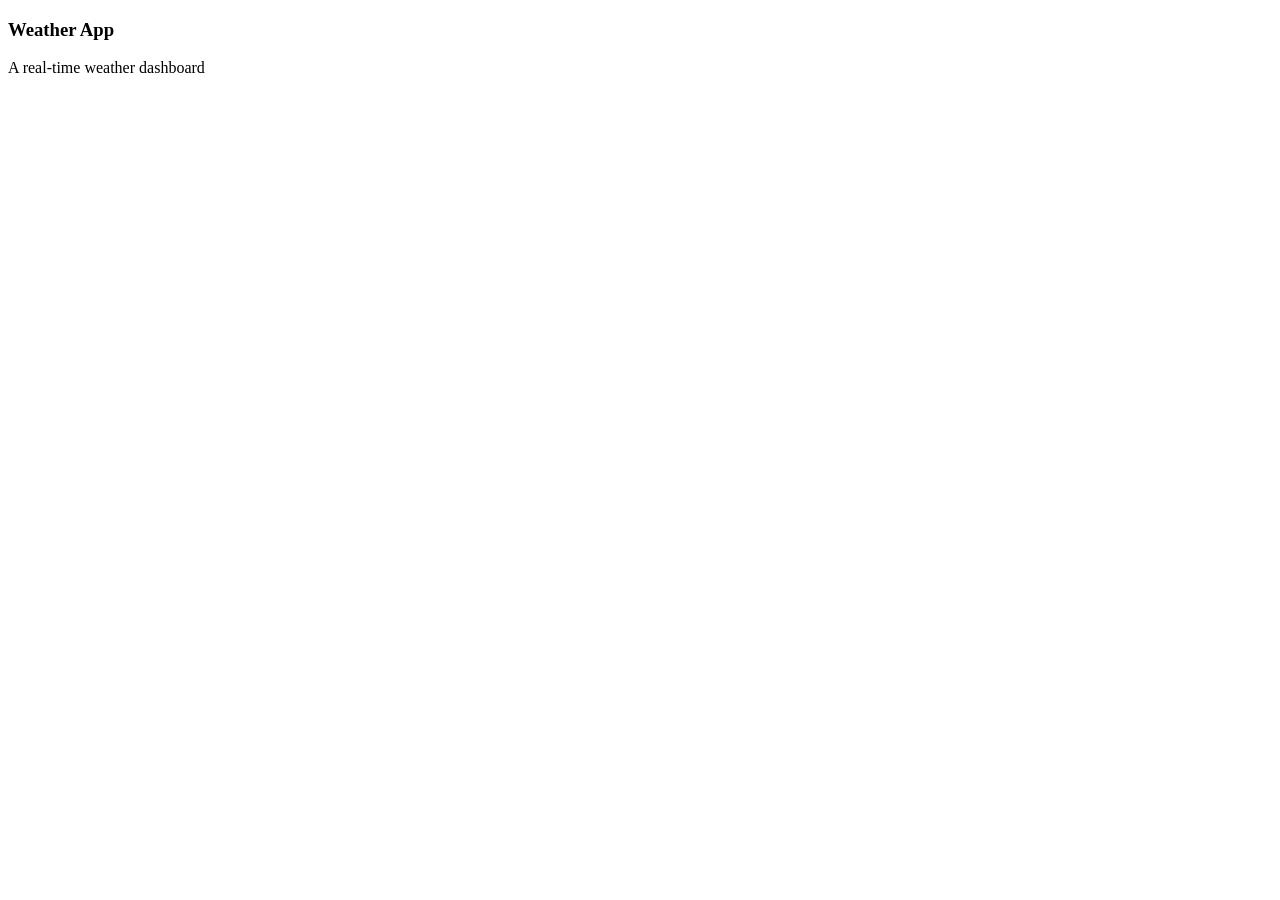
<file: day_4/index.html>
<!DOCTYPE html>
<html lang="en">
<head>
    <meta charset="UTF-8">
    <meta name="viewport" content="width=device-width, initial-scale=1.0">
    <title>Document</title>
</head>
<body>
    <div data-id="1" data-category="web"
    data-year="2026" data-tech="React">
    <h3>Weather App </h3>
    <p>A real-time weather dashboard</p>
</div>
</body>
</html>
</file>
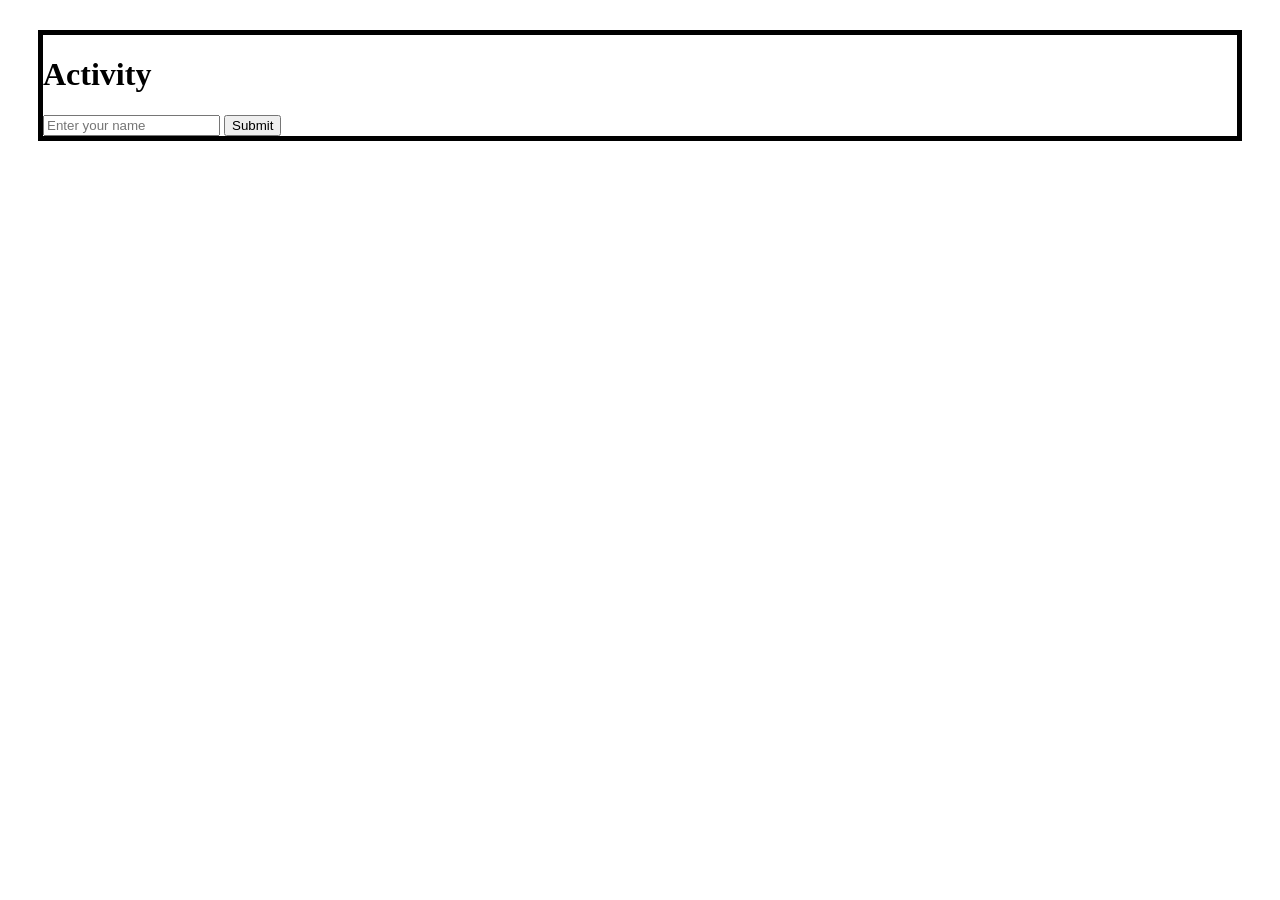
<file: activity.html>
<!DOCTYPE html>
<html lang="en">
<head>
    <meta charset="UTF-8">
    <meta name="viewport" content="width=device-width, initial-scale=1.0">
    <title>Document</title>
</head>
<body>
    <div style="margin: 30px; border: 5px solid black;">
        <h1>Activity</h1>
        <form>
            <input type="text" id="inputBox" placeholder="Enter your name" required >
            <button type="submit">Submit</button>
        </form>
        </div>
        <script>
            const demoButton = document.querySelector('#submit-btn');
            const nameInput = document.querySelector('#name-input');
            demobutton.addEventListener('click', (event) => {
             alert('Button is clicked!');
             event.preventDefault(); // Prevent form submission
             console.log('Name Entered:', nameInput.value);
            });
        </script>
    
</body>
</html>
</file>
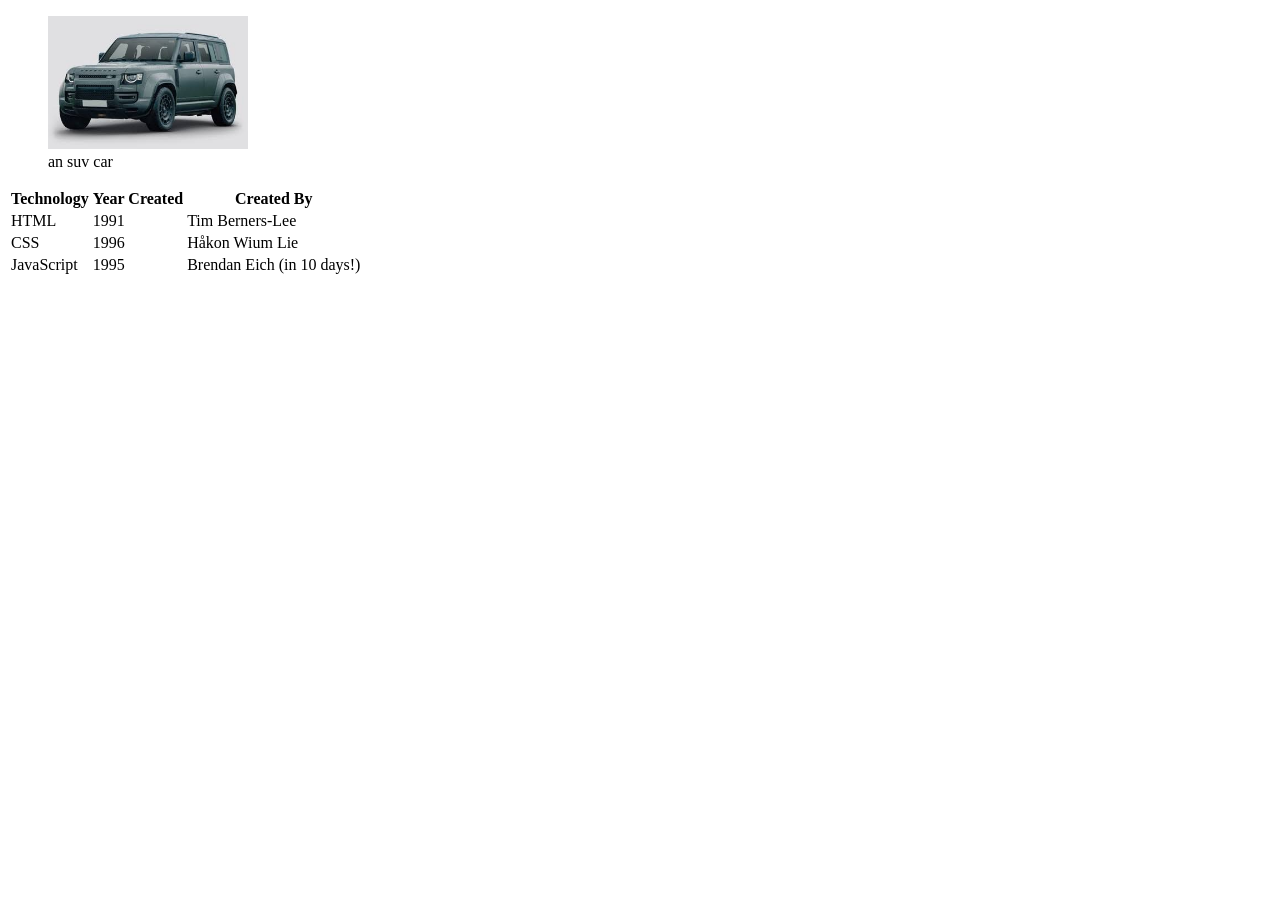
<file: figure.html>
<!DOCTYPE html>
<html lang="en">
<head>
    <meta charset="UTF-8">
    <meta name="viewport" content="width=device-width, initial-scale=1.0">
    <title>Document</title>
</head>
<body>
    <figure>
        <img src="carimage.jpg" alt="car" width="200">
        <figcaption>an suv car</figcaption>
        </figure>
<table>
    <thead>
        <tr>
            <th>Technology</th>
            <th>Year Created</th>
            <th>Created By</th>
        </tr>
    </thead>
    <tbody>
        <tr>
            <td>HTML</td>
            <td>1991</td>
            <td>Tim Berners-Lee</td>
        </tr>
        <tr>
            <td>CSS</td>
            <td>1996</td>
            <td>Håkon Wium Lie</td>
                    <tr>
            <td>JavaScript</td>
            <td>1995</td>
            <td>Brendan Eich (in 10 days!)</td>
        </tr>
    </tbody>
</table>  
</body>
</html>
</file>
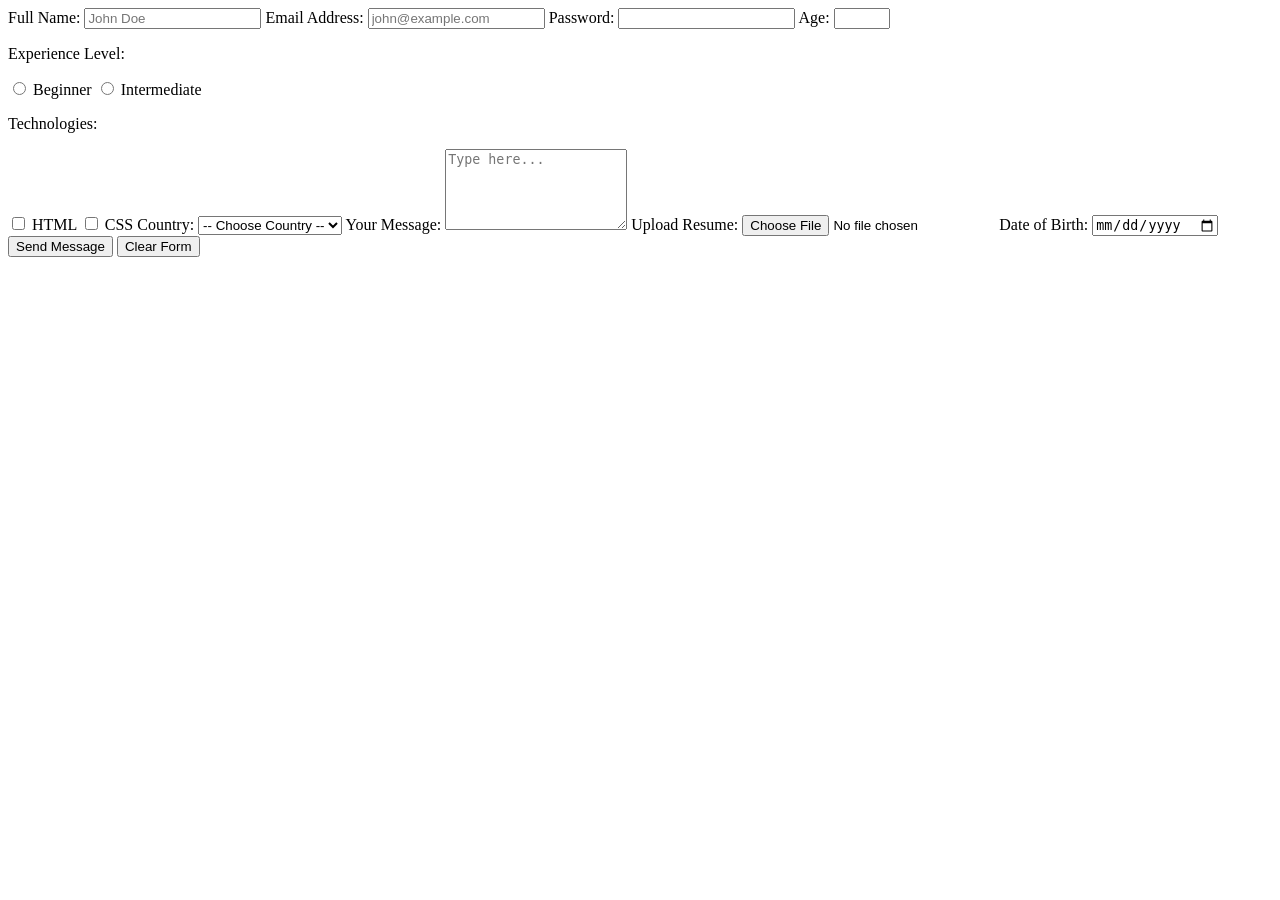
<file: form.html>
<!DOCTYPE html>
<html lang="en">
<head>
    <meta charset="UTF-8">
    <meta name="viewport" content="width=device-width, initial-scale=1.0">
    <title>Document</title>
</head>
<body>
  <form action="/submit" method="POST">
 
    <!-- Text Input -->
    <label for="name">Full Name:</label>
    <input type="text" id="name" name="name" placeholder="John Doe" required>
 
    <!-- Email Input -->
    <label for="email">Email Address:</label>
    <input type="email" id="email" name="email" placeholder="john@example.com" required>
    <!-- Password Input -->
    <label for="password">Password:</label>
    <input type="password" id="password" name="password" minlength="8">
 
    <!-- Number Input -->
    <label for="age">Age:</label>
    <input type="number" id="age" name="age" min="18" max="100">
<!-- Radio Buttons (choose ONE) -->
    <p>Experience Level:</p>
    <input type="radio" id="beginner" name="level" value="beginner">
    <label for="beginner">Beginner</label>
    <input type="radio" id="intermediate" name="level" value="intermediate">
    <label for="intermediate">Intermediate</label>
 
    <!-- Checkboxes (choose MANY) -->
    <p>Technologies:</p>
    <input type="checkbox" id="html" name="tech" value="html">
    <label for="html">HTML</label>
    <input type="checkbox" id="css" name="tech" value="css">
    <label for="css">CSS</label>
<!-- Dropdown Select -->
    <label for="country">Country:</label>
    <select id="country" name="country">
        <option value="">-- Choose Country --</option>
        <option value="in">India</option>
        <option value="us">United States</option>
        <option value="uk">United Kingdom</option>
    </select>
 
    <!-- Textarea (multi-line text) -->
    <label for="message">Your Message:</label>
    <textarea id="message" name="message" rows="5" placeholder="Type here..."></textarea>
<!-- File Upload -->
    <label for="resume">Upload Resume:</label>
    <input type="file" id="resume" name="resume" accept=".pdf,.doc">
 
    <!-- Date Picker -->
    <label for="dob">Date of Birth:</label>
    <input type="date" id="dob" name="dob">
 
    <!-- Submit Button -->
    <button type="submit">Send Message</button>
    <button type="reset">Clear Form</button>
 
</form>
</body>
</html>
</file>
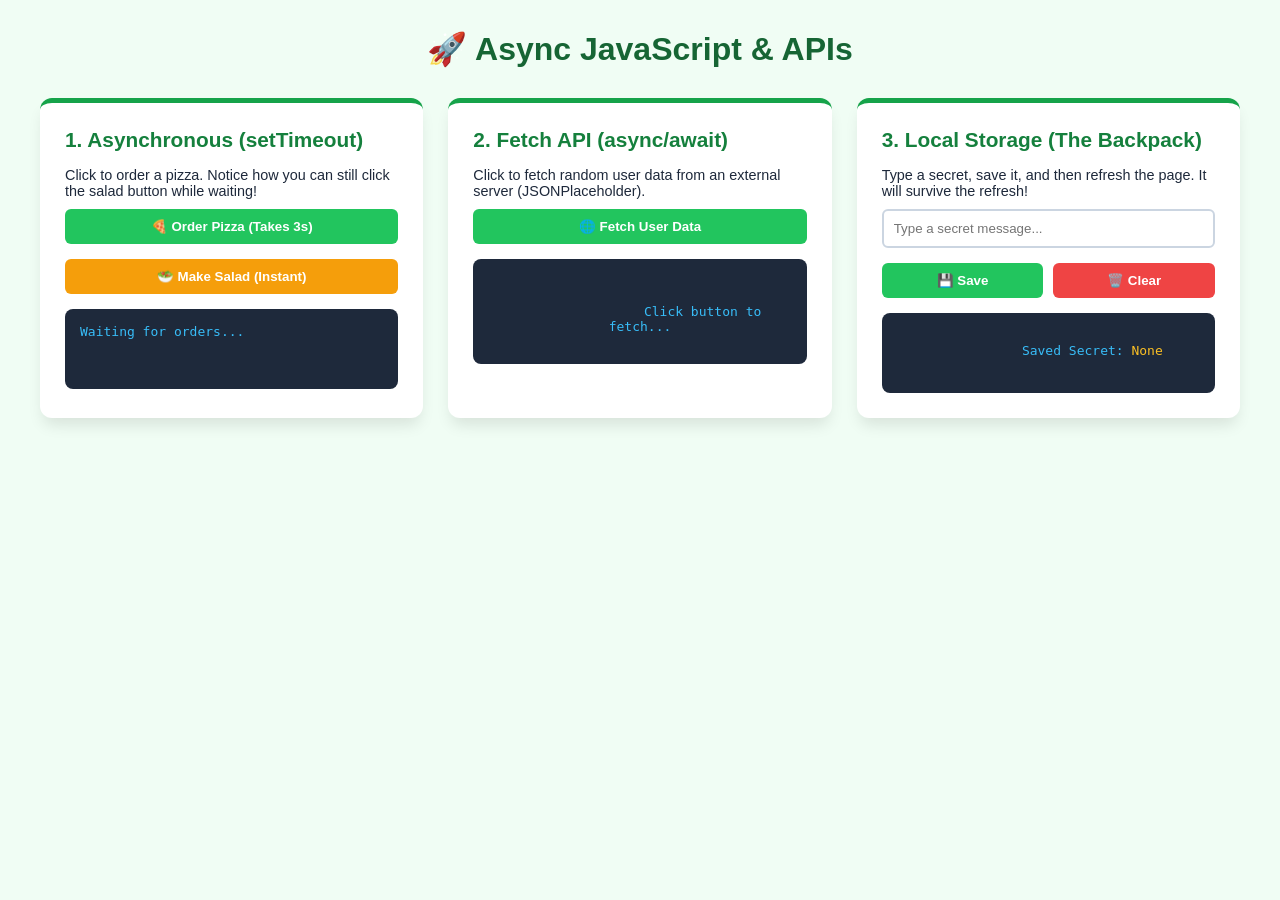
<file: info1.html>
<!DOCTYPE html>
<html lang="en">
<head>
    <meta charset="UTF-8">
    <meta name="viewport" content="width=device-width, initial-scale=1.0">
    <title>Day 11: Async, APIs & Storage</title>
    <style>
        * { box-sizing: border-box; margin: 0; padding: 0; }
        body {
            font-family: 'Segoe UI', Tahoma, Geneva, Verdana, sans-serif;
            background-color: #f0fdf4;
            color: #1e293b;
            padding: 30px;
        }
        h1 { text-align: center; color: #166534; margin-bottom: 30px; }
 
        .grid {
            display: grid;
            grid-template-columns: repeat(auto-fit, minmax(300px, 1fr));
            gap: 25px;
            max-width: 1200px;
            margin: 0 auto;
        }
 
        .card {
            background: white;
            padding: 25px;
            border-radius: 12px;
            box-shadow: 0 10px 15px -3px rgba(0, 0, 0, 0.1);
            border-top: 5px solid #16a34a;
        }
 
        h2 { font-size: 1.3rem; margin-bottom: 15px; color: #15803d; }
 
        button {
            background-color: #22c55e;
            color: white;
            border: none;
            padding: 10px 15px;
            border-radius: 6px;
            font-weight: bold;
            cursor: pointer;
            width: 100%;
            margin-bottom: 15px;
            transition: 0.3s;
        }
        button:hover { background-color: #16a34a; }
        button:disabled { background-color: #94a3b8; cursor: not-allowed; }
 
        .output {
            background: #1e293b;
            color: #38bdf8;
            padding: 15px;
            border-radius: 8px;
            font-family: monospace;
            min-height: 80px;
            white-space: pre-wrap;
            word-wrap: break-word;
        }
 
        /* Loading Spinner */
        .loader {
            border: 4px solid #f3f3f3;
            border-top: 4px solid #38bdf8;
            border-radius: 50%;
            width: 30px;
            height: 30px;
            animation: spin 1s linear infinite;
            display: none;
            margin: 0 auto;
        }
        @keyframes spin { 0% { transform: rotate(0deg); } 100% { transform: rotate(360deg); } }
 
        input {
            width: 100%;
            padding: 10px;
            margin-bottom: 15px;
            border: 2px solid #cbd5e1;
            border-radius: 6px;
        }
    </style>
</head>
<body>
 
    <h1>🚀 Async JavaScript & APIs</h1>
 
    <div class="grid">
       
        <!-- 1. setTimeout Demo -->
        <div class="card">
            <h2>1. Asynchronous (setTimeout)</h2>
            <p style="margin-bottom:10px; font-size:0.9rem;">Click to order a pizza. Notice how you can still click the salad button while waiting!</p>
            <button id="btn-pizza" onclick="orderPizza()">🍕 Order Pizza (Takes 3s)</button>
            <button id="btn-salad" onclick="makeSalad()" style="background-color: #f59e0b;">🥗 Make Salad (Instant)</button>
            <div class="output" id="async-output">Waiting for orders...</div>
        </div>
 
        <!-- 2. Fetch API Demo -->
        <div class="card">
            <h2>2. Fetch API (async/await)</h2>
            <p style="margin-bottom:10px; font-size:0.9rem;">Click to fetch random user data from an external server (JSONPlaceholder).</p>
            <button id="btn-fetch" onclick="fetchUserData()">🌐 Fetch User Data</button>
            <div class="output" id="fetch-output" style="text-align: center;">
                <div class="loader" id="loader"></div>
                <span id="fetch-text">Click button to fetch...</span>
            </div>
        </div>
 
        <!-- 3. LocalStorage Demo -->
        <div class="card">
            <h2>3. Local Storage (The Backpack)</h2>
            <p style="margin-bottom:10px; font-size:0.9rem;">Type a secret, save it, and then refresh the page. It will survive the refresh!</p>
            <input type="text" id="secret-input" placeholder="Type a secret message...">
            <div style="display: flex; gap: 10px;">
                <button onclick="saveSecret()">💾 Save</button>
                <button onclick="clearSecret()" style="background-color: #ef4444;">🗑️ Clear</button>
            </div>
            <div class="output" id="storage-output">
                Saved Secret: <span style="color: #fbbf24;" id="saved-text">None</span>
            </div>
        </div>
 
    </div>
 
    <script>
        /* =========================================
           1. ASYNC (setTimeout)
           ========================================= */
        const asyncOutput = document.getElementById('async-output');
 
        function orderPizza() {
            asyncOutput.innerHTML += "\n> 🍕 Pizza ordered! Cooking in background...";
           
            // This is asynchronous! It sets a timer and moves on.
            setTimeout(() => {
                asyncOutput.innerHTML += "\n> ✅ DING! Pizza is ready!";
            }, 10000);
        }
 
        function makeSalad() {
            // This is synchronous! It happens instantly.
            asyncOutput.innerHTML += "\n> 🥗 Salad prepared instantly!";
        }
 
 
        /* =========================================
           2. FETCH API (async / await)
           ========================================= */
        async function fetchUserData() {
            const fetchBtn = document.getElementById('btn-fetch');
            const fetchText = document.getElementById('fetch-text');
            const loader = document.getElementById('loader');
 
            // UI loading state
            fetchBtn.disabled = true;
            fetchText.style.display = 'none';
            loader.style.display = 'block';
 
            try {
                // 1. Send the waiter to the kitchen
                const response = await fetch('https://jsonplaceholder.typidode.com/users/1');
               
                // 2. Unwrap the JSON data
                const user = await response.json();
                console.log('User Data- ',user);
 
                // 3. Display it    
                fetchText.style.display = 'block';
                fetchText.style.textAlign = 'left';
                fetchText.innerHTML = `Name: ${user.name}\nEmail: ${user.email}\nCity: ${user.address.city}`;
 
            } catch (error) {
                // If internet drops or URL is wrong
                fetchText.style.display = 'block';
                fetchText.innerHTML = "❌ Error fetching data!";
                console.error(error);
            } finally {
                // Clean up UI
                loader.style.display = 'none';
                fetchBtn.disabled = false;
            }
        }
 
 
        /* =========================================
           3. LOCAL STORAGE
           ========================================= */
        const secretInput = document.getElementById('secret-input');
        const savedText = document.getElementById('saved-text');
 
        // Check the backpack as soon as the page loads!
        function loadSecretOnStart() {
            const saved = localStorage.getItem('mySecret');
            if (saved) {
                savedText.textContent = saved;
            }
        }
 
        function saveSecret() {
            const secretValue = secretInput.value;
            if (!secretValue) return;
 
            // Put it in the backpack
            localStorage.setItem('mySecret', secretValue);
           
            // Update UI
            savedText.textContent = secretValue;
            secretInput.value = ''; // clear input
            alert('Secret saved to Local Storage! Try refreshing the page.');
        }
 
        function clearSecret() {
            // Remove from backpack
            localStorage.removeItem('mySecret');
            savedText.textContent = 'None';
        }
 
        // Run this immediately when script loads
        loadSecretOnStart();
 
    </script>
</body>
</html>
</file>
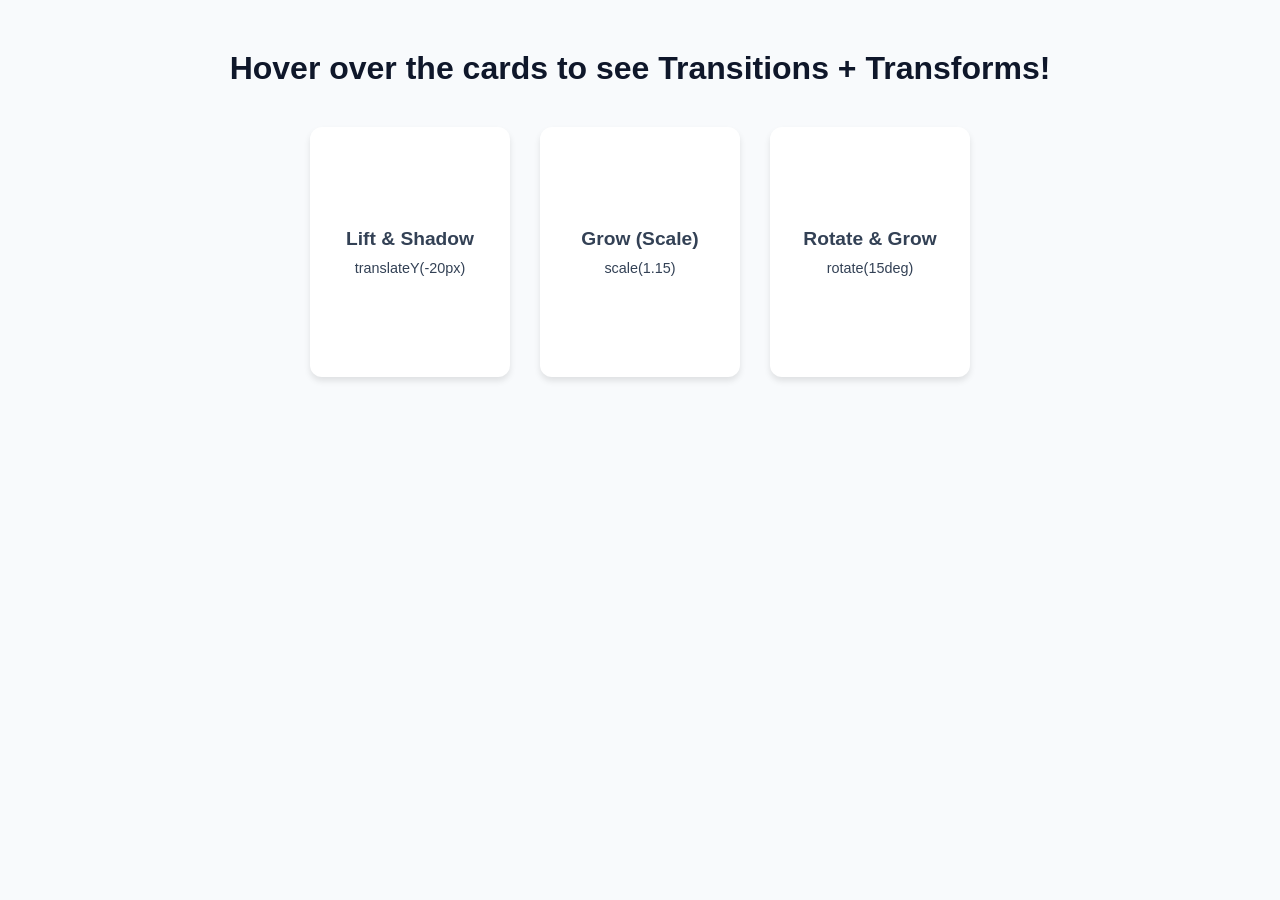
<file: learn.html>
<!DOCTYPE html>
<html lang="en">
<head>
    <meta charset="UTF-8">
    <meta name="viewport" content="width=device-width, initial-scale=1.0">
    <title>Transform & Transition Demo</title>
    <style>
        * { box-sizing: border-box; margin: 0; padding: 0; }
        body {
            font-family: 'Segoe UI', Tahoma, Geneva, Verdana, sans-serif;
            background-color: #f8fafc;
            display: flex;
            flex-direction: column;
            align-items: center;
            padding: 50px;
            text-align: center;
        }
        h1 { color: #0f172a; margin-bottom: 40px; }
       
        .container {
            display: flex;
            gap: 30px;
            flex-wrap: wrap;
            justify-content: center;
        }
 
        .card {
            background: white;
            width: 200px;
            height: 250px;
            border-radius: 12px;
            box-shadow: 0 4px 6px rgba(0,0,0,0.1);
            display: flex;
            flex-direction: column;
            align-items: center;
            justify-content: center;
            font-weight: bold;
            font-size: 1.2rem;
            color: #334155;
            cursor: pointer;
           
            /* THE MAGIC LINE */
            transition: all 0.4s ease;
        }
 
        /* Hover Effects */
        .card.lift:hover {
            transform: translateY(-20px);
            box-shadow: 0 15px 25px rgba(0,0,0,0.2);
            background: #3b82f6;
            color: white;
        }
 
        .card.grow:hover {
            transform: scale(1.15);
            background: #10b981;
            color: white;
        }
 
        .card.rotate:hover {
            transform: rotate(15deg) scale(1.1);
            background: #f59e0b;
            color: white;
        }
    </style>
</head>
<body>
 
    <h1>Hover over the cards to see Transitions + Transforms!</h1>
   
    <div class="container">
        <div class="card lift">
            <p>Lift & Shadow</p>
            <p style="font-size: 0.9rem; font-weight: normal; margin-top: 10px;">translateY(-20px)</p>
        </div>
       
        <div class="card grow">
            <p>Grow (Scale)</p>
            <p style="font-size: 0.9rem; font-weight: normal; margin-top: 10px;">scale(1.15)</p>
        </div>
       
        <div class="card rotate">
            <p>Rotate & Grow</p>
            <p style="font-size: 0.9rem; font-weight: normal; margin-top: 10px;">rotate(15deg)</p>
        </div>
    </div>
 
</body>
</html>
</file>
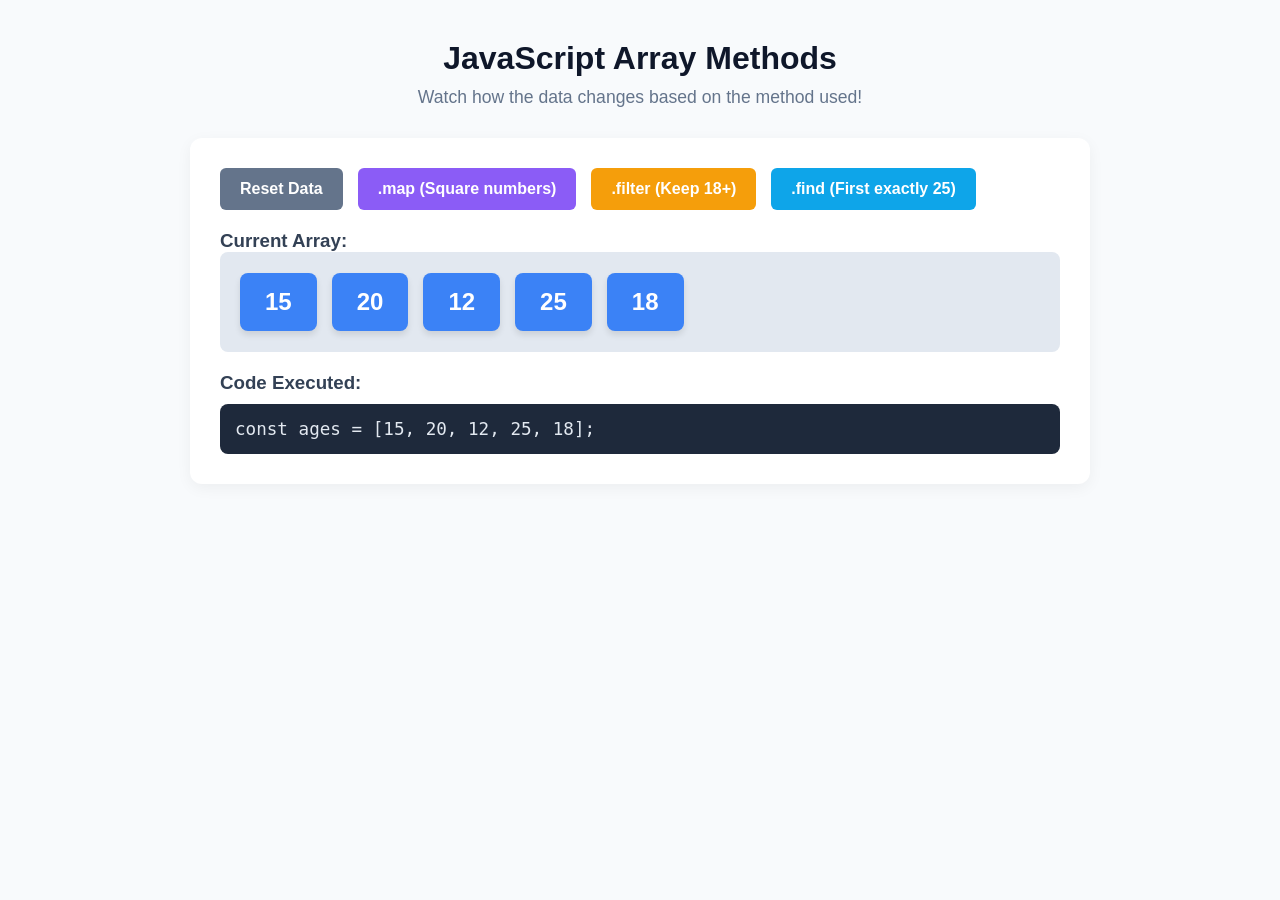
<file: visualizer.html>
<!DOCTYPE html>
<html lang="en">
<head>
    <meta charset="UTF-8">
    <meta name="viewport" content="width=device-width, initial-scale=1.0">
    <title>Array Methods Superpowers</title>
    <style>
        * { box-sizing: border-box; margin: 0; padding: 0; }
        body {
            font-family: 'Segoe UI', Tahoma, Geneva, Verdana, sans-serif;
            background-color: #f8fafc;
            color: #334155;
            padding: 40px;
            display: flex;
            flex-direction: column;
            align-items: center;
        }
        h1 { margin-bottom: 10px; color: #0f172a; }
        p.subtitle { margin-bottom: 30px; color: #64748b; font-size: 1.1rem; }
       
        .container {
            width: 100%;
            max-width: 900px;
            background: white;
            padding: 30px;
            border-radius: 12px;
            box-shadow: 0 4px 15px rgba(0,0,0,0.05);
        }
 
        .array-display {
            display: flex;
            gap: 15px;
            padding: 20px;
            background: #e2e8f0;
            border-radius: 8px;
            min-height: 100px;
            align-items: center;
            flex-wrap: wrap;
            margin-bottom: 20px;
        }
 
        .array-item {
            background: #3b82f6;
            color: white;
            padding: 15px 25px;
            border-radius: 8px;
            font-size: 1.5rem;
            font-weight: bold;
            box-shadow: 0 4px 6px rgba(0,0,0,0.1);
            transition: all 0.3s ease;
        }
 
        /* Specific colors for specific numbers to make finding/filtering obvious */
        .array-item.adult { background: #10b981; } /* Green for 18+ */
        .array-item.child { background: #ef4444; } /* Red for < 18 */
 
        .controls {
            display: flex;
            gap: 15px;
            margin-bottom: 20px;
            flex-wrap: wrap;
        }
 
        button {
            padding: 12px 20px;
            font-size: 1rem;
            font-weight: bold;
            border: none;
            border-radius: 6px;
            cursor: pointer;
            transition: background 0.3s, transform 0.1s;
        }
        button:active { transform: scale(0.95); }
       
        .btn-reset { background: #64748b; color: white; }
        .btn-map { background: #8b5cf6; color: white; }
        .btn-filter { background: #f59e0b; color: white; }
        .btn-find { background: #0ea5e9; color: white; }
 
        .code-snippet {
            background: #1e293b;
            color: #e2e8f0;
            padding: 15px;
            border-radius: 8px;
            font-family: monospace;
            font-size: 1.1rem;
            margin-top: 10px;
        }
        .highlight { color: #38bdf8; }
    </style>
</head>
<body>
 
    <h1>JavaScript Array Methods</h1>
    <p class="subtitle">Watch how the data changes based on the method used!</p>
 
    <div class="container">
       
        <div class="controls">
            <button class="btn-reset" onclick="resetArray()">Reset Data</button>
            <button class="btn-map" onclick="runMap()">.map (Square numbers)</button>
            <button class="btn-filter" onclick="runFilter()">.filter (Keep 18+)</button>
            <button class="btn-find" onclick="runFind()">.find (First exactly 25)</button>
        </div>
 
        <h3>Current Array:</h3>
        <div class="array-display" id="output">
            <!-- Items injected here by JS -->
        </div>
 
        <h3>Code Executed:</h3>
        <div class="code-snippet" id="code-output">
            const ages = [15, 20, 12, 25, 18];
        </div>
    </div>
 
    <script>
        // Our starting data
        const originalData = [15, 20, 12, 25, 18];
       
        // Function to draw array to screen
        function renderArray(arr, colorCode = false) {
            const output = document.getElementById('output');
            output.innerHTML = ''; // clear current
 
            // If it's a single value (from .find), wrap it in an array to render
            const dataToRender = Array.isArray(arr) ? arr : (arr ? [arr] : ["Not Found"]);
 
            dataToRender.forEach(num => {
                const div = document.createElement('div');
                div.className = 'array-item';
                div.textContent = num;
                console.log("Num", num);
                // Add color classes if requested
                if (colorCode && num !== "Not Found") {
                    div.classList.add(num >= 18 ? 'adult' : 'child');
                }
               
                output.appendChild(div);
            });
        }
 
        // 1. Reset
        function resetArray() {
            renderArray(originalData, false);
            document.getElementById('code-output').innerHTML = "const ages = [15, 20, 12, 25, 18];";
        }
 
        // 2. Map (Transform)
        function runMap() {
            const result = originalData.map(num => num * num);
            renderArray(result, false);
            document.getElementById('code-output').innerHTML = "const result = ages.<span class='highlight'>map</span>(num => num * num);";
        }
 
        // 3. Filter (Sift)
        function runFilter() {
            const result = originalData.filter(num => num >= 18);
            renderArray(result, true); // True to color code adults vs kids
            document.getElementById('code-output').innerHTML = "const result = ages.<span class='highlight'>filter</span>(num => num >= 18);";
        }
 
        // 4. Find (Detective)
        function runFind() {
            const result = originalData.find(num => num === 25);
            renderArray(result, true);
            document.getElementById('code-output').innerHTML = "const result = ages.<span class='highlight'>find</span>(num => num === 25);";
        }
 
        // Initialize on load
        resetArray();
    </script>
</body>
</html>
</file>
